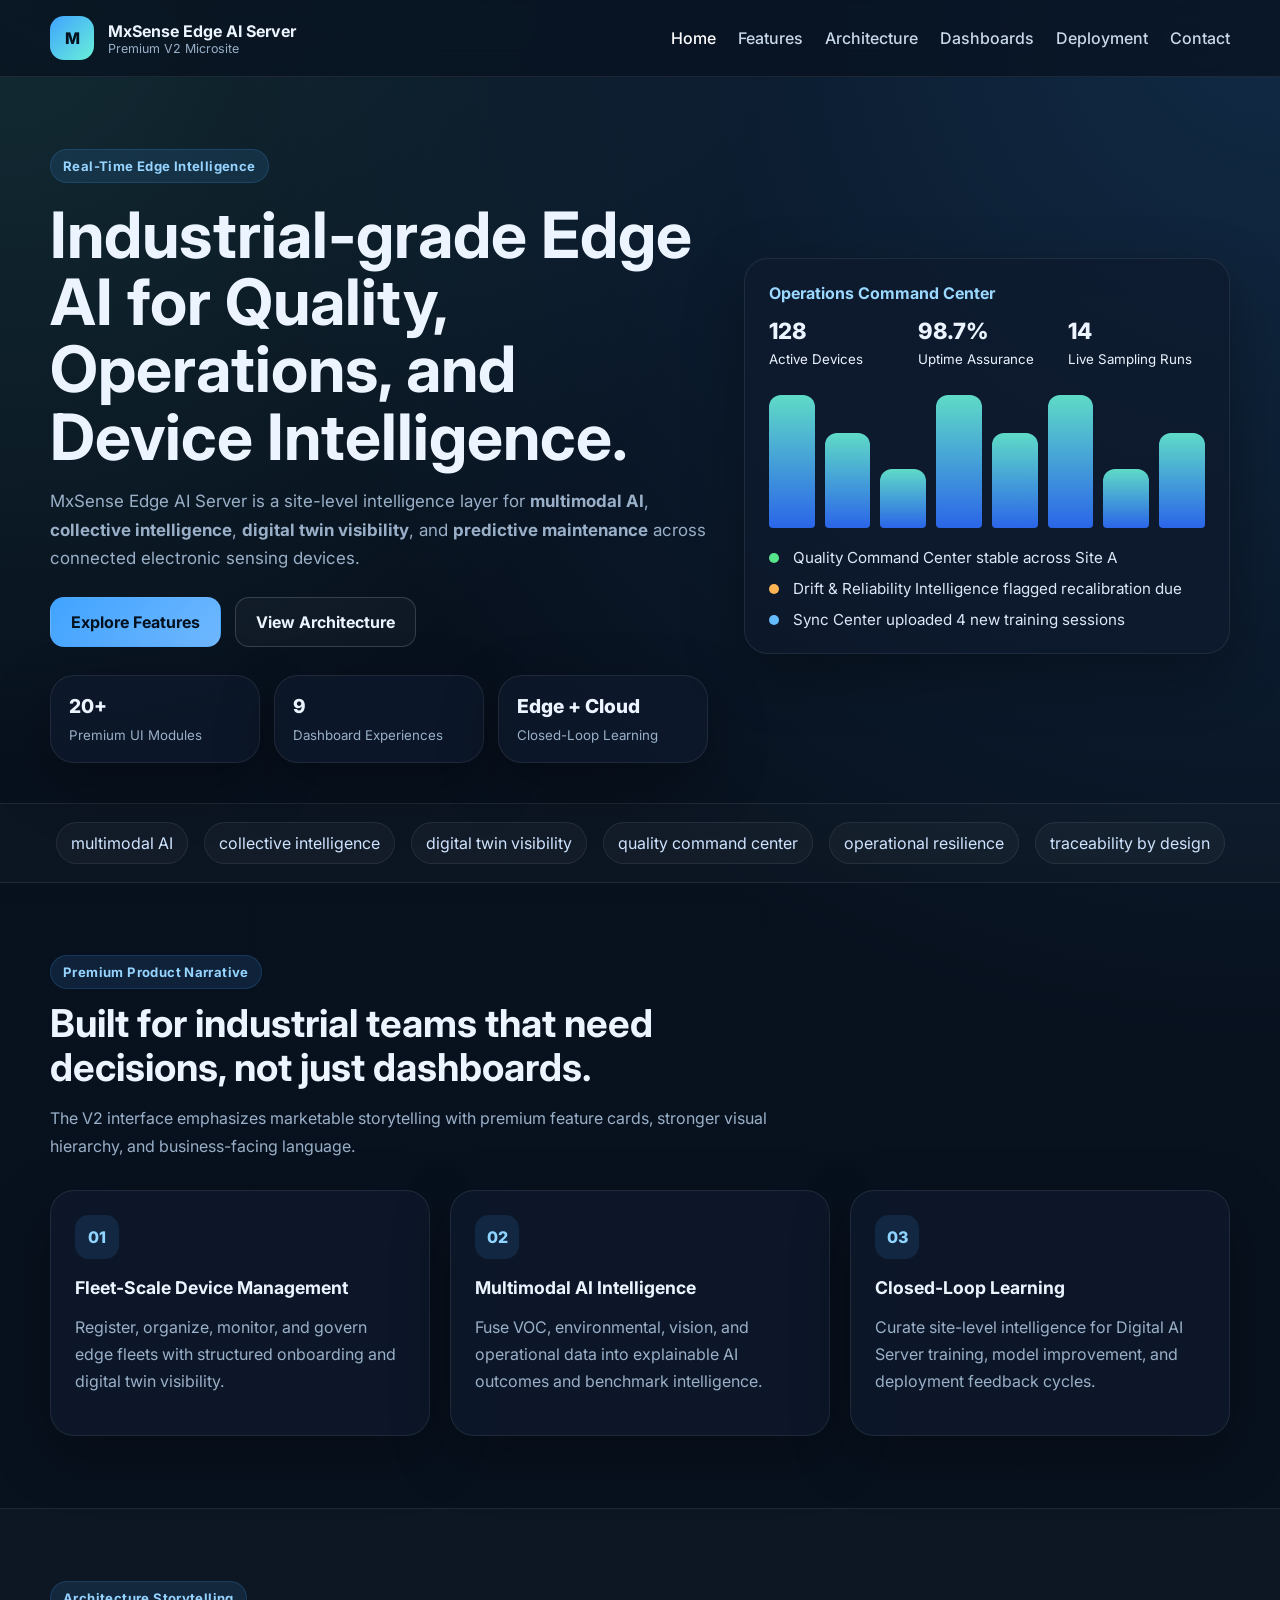
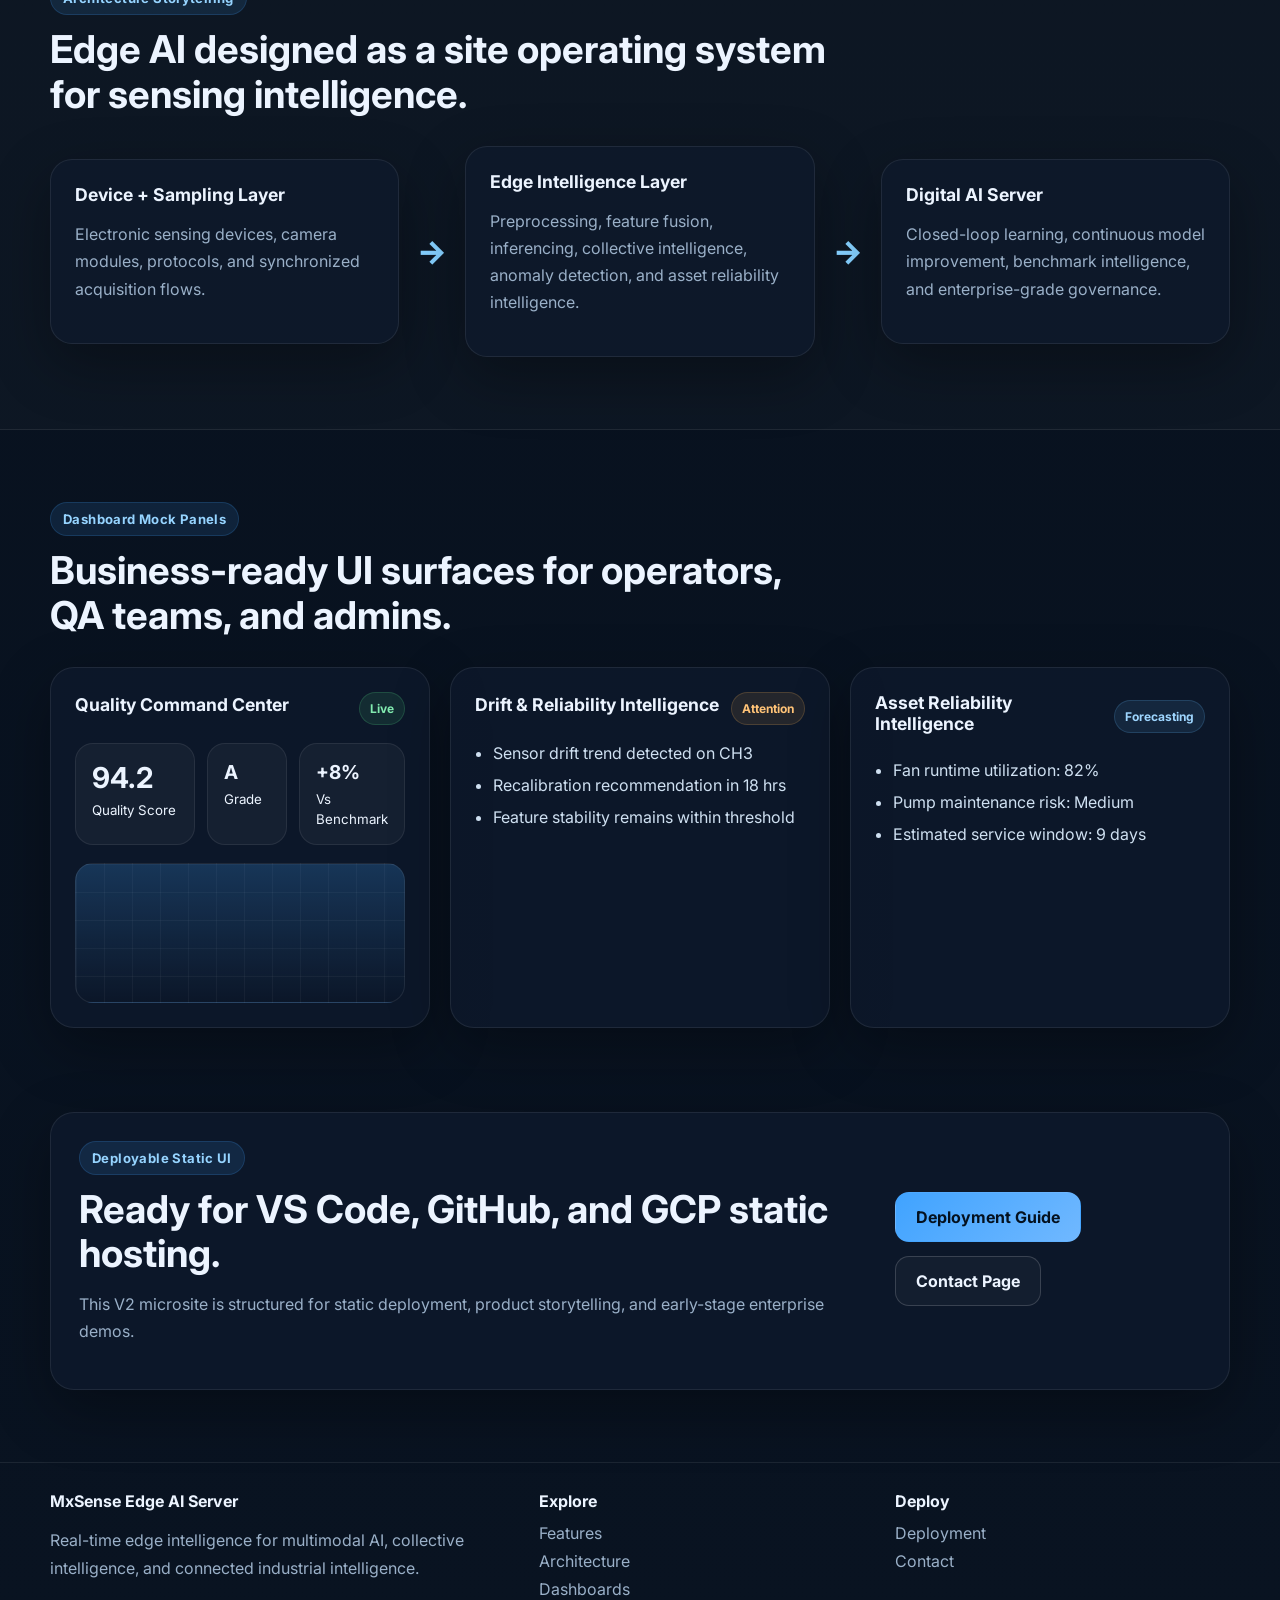
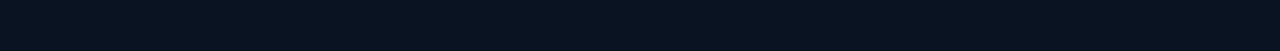
<file: index.html>
<!DOCTYPE html>
<html lang="en">
<head>
  <meta charset="UTF-8" />
  <meta name="viewport" content="width=device-width, initial-scale=1.0" />
  <title>MxSense Edge AI Server | Real-Time Edge Intelligence</title>
  <meta name="description" content="MxSense Edge AI Server premium microsite showcasing real-time edge intelligence, multimodal AI, collective intelligence, and connected industrial intelligence." />
  <link rel="preconnect" href="https://fonts.googleapis.com">
  <link rel="preconnect" href="https://fonts.gstatic.com" crossorigin>
  <link href="https://fonts.googleapis.com/css2?family=Inter:wght@400;500;600;700;800&display=swap" rel="stylesheet">
  <link rel="stylesheet" href="assets/css/styles.css" />
</head>
<body>
  <div class="site-shell">
    <header class="topbar">
      <div class="container nav-wrap">
        <a class="brand" href="index.html">
          <span class="brand-mark">M</span>
          <div>
            <div class="brand-title">MxSense Edge AI Server</div>
            <div class="brand-sub">Premium V2 Microsite</div>
          </div>
        </a>
        <button class="menu-toggle" aria-label="Toggle navigation">☰</button>
        <nav class="nav">
          <a href="index.html" class="active">Home</a>
          <a href="pages/features.html">Features</a>
          <a href="pages/architecture.html">Architecture</a>
          <a href="pages/dashboards.html">Dashboards</a>
          <a href="pages/deployment.html">Deployment</a>
          <a href="pages/contact.html">Contact</a>
        </nav>
      </div>
    </header>

    <main>
      <section class="hero hero-premium">
        <div class="container hero-grid">
          <div class="hero-copy reveal">
            <span class="eyebrow">Real-Time Edge Intelligence</span>
            <h1>Industrial-grade Edge AI for Quality, Operations, and Device Intelligence.</h1>
            <p>
              MxSense Edge AI Server is a site-level intelligence layer for <strong>multimodal AI</strong>,
              <strong>collective intelligence</strong>, <strong>digital twin visibility</strong>, and
              <strong>predictive maintenance</strong> across connected electronic sensing devices.
            </p>
            <div class="hero-actions">
              <a class="btn btn-primary" href="pages/features.html">Explore Features</a>
              <a class="btn btn-secondary" href="pages/architecture.html">View Architecture</a>
            </div>
            <div class="hero-metrics">
              <div class="metric-card">
                <span>20+</span>
                <small>Premium UI Modules</small>
              </div>
              <div class="metric-card">
                <span>9</span>
                <small>Dashboard Experiences</small>
              </div>
              <div class="metric-card">
                <span>Edge + Cloud</span>
                <small>Closed-Loop Learning</small>
              </div>
            </div>
          </div>
          <div class="hero-visual reveal delay-1">
            <div class="glass-panel hero-panel">
              <div class="panel-topline">Operations Command Center</div>
              <div class="panel-stats">
                <div>
                  <span class="stat-value">128</span>
                  <small>Active Devices</small>
                </div>
                <div>
                  <span class="stat-value">98.7%</span>
                  <small>Uptime Assurance</small>
                </div>
                <div>
                  <span class="stat-value">14</span>
                  <small>Live Sampling Runs</small>
                </div>
              </div>
              <div class="signal-grid">
                <div class="signal-bar tall"></div>
                <div class="signal-bar mid"></div>
                <div class="signal-bar short"></div>
                <div class="signal-bar tall"></div>
                <div class="signal-bar mid"></div>
                <div class="signal-bar tall"></div>
                <div class="signal-bar short"></div>
                <div class="signal-bar mid"></div>
              </div>
              <div class="insight-list">
                <div><span class="dot success"></span> Quality Command Center stable across Site A</div>
                <div><span class="dot warn"></span> Drift & Reliability Intelligence flagged recalibration due</div>
                <div><span class="dot info"></span> Sync Center uploaded 4 new training sessions</div>
              </div>
            </div>
          </div>
        </div>
      </section>

      <section class="section section-darkband">
        <div class="container keytone-strip reveal">
          <span>multimodal AI</span>
          <span>collective intelligence</span>
          <span>digital twin visibility</span>
          <span>quality command center</span>
          <span>operational resilience</span>
          <span>traceability by design</span>
        </div>
      </section>

      <section class="section">
        <div class="container">
          <div class="section-head reveal">
            <span class="eyebrow">Premium Product Narrative</span>
            <h2>Built for industrial teams that need decisions, not just dashboards.</h2>
            <p>The V2 interface emphasizes marketable storytelling with premium feature cards, stronger visual hierarchy, and business-facing language.</p>
          </div>
          <div class="feature-grid three-col">
            <article class="feature-card premium reveal">
              <div class="icon-chip">01</div>
              <h3>Fleet-Scale Device Management</h3>
              <p>Register, organize, monitor, and govern edge fleets with structured onboarding and digital twin visibility.</p>
            </article>
            <article class="feature-card premium reveal delay-1">
              <div class="icon-chip">02</div>
              <h3>Multimodal AI Intelligence</h3>
              <p>Fuse VOC, environmental, vision, and operational data into explainable AI outcomes and benchmark intelligence.</p>
            </article>
            <article class="feature-card premium reveal delay-2">
              <div class="icon-chip">03</div>
              <h3>Closed-Loop Learning</h3>
              <p>Curate site-level intelligence for Digital AI Server training, model improvement, and deployment feedback cycles.</p>
            </article>
          </div>
        </div>
      </section>

      <section class="section section-muted">
        <div class="container architecture-highlight">
          <div class="section-head reveal">
            <span class="eyebrow">Architecture Storytelling</span>
            <h2>Edge AI designed as a site operating system for sensing intelligence.</h2>
          </div>
          <div class="architecture-blocks reveal delay-1">
            <div class="arch-block">
              <h3>Device + Sampling Layer</h3>
              <p>Electronic sensing devices, camera modules, protocols, and synchronized acquisition flows.</p>
            </div>
            <div class="arch-arrow">→</div>
            <div class="arch-block">
              <h3>Edge Intelligence Layer</h3>
              <p>Preprocessing, feature fusion, inferencing, collective intelligence, anomaly detection, and asset reliability intelligence.</p>
            </div>
            <div class="arch-arrow">→</div>
            <div class="arch-block">
              <h3>Digital AI Server</h3>
              <p>Closed-loop learning, continuous model improvement, benchmark intelligence, and enterprise-grade governance.</p>
            </div>
          </div>
        </div>
      </section>

      <section class="section">
        <div class="container">
          <div class="section-head reveal">
            <span class="eyebrow">Dashboard Mock Panels</span>
            <h2>Business-ready UI surfaces for operators, QA teams, and admins.</h2>
          </div>
          <div class="dashboard-grid">
            <div class="mock-panel reveal">
              <div class="mock-head">
                <h3>Quality Command Center</h3>
                <span class="pill success">Live</span>
              </div>
              <div class="score-row">
                <div class="score-card large"><strong>94.2</strong><small>Quality Score</small></div>
                <div class="score-card"><strong>A</strong><small>Grade</small></div>
                <div class="score-card"><strong>+8%</strong><small>Vs Benchmark</small></div>
              </div>
              <div class="mini-chart"></div>
            </div>
            <div class="mock-panel reveal delay-1">
              <div class="mock-head">
                <h3>Drift & Reliability Intelligence</h3>
                <span class="pill warn">Attention</span>
              </div>
              <ul class="mock-list">
                <li>Sensor drift trend detected on CH3</li>
                <li>Recalibration recommendation in 18 hrs</li>
                <li>Feature stability remains within threshold</li>
              </ul>
            </div>
            <div class="mock-panel reveal delay-2">
              <div class="mock-head">
                <h3>Asset Reliability Intelligence</h3>
                <span class="pill info">Forecasting</span>
              </div>
              <ul class="mock-list">
                <li>Fan runtime utilization: 82%</li>
                <li>Pump maintenance risk: Medium</li>
                <li>Estimated service window: 9 days</li>
              </ul>
            </div>
          </div>
        </div>
      </section>

      <section class="section section-cta">
        <div class="container cta-box reveal">
          <div>
            <span class="eyebrow">Deployable Static UI</span>
            <h2>Ready for VS Code, GitHub, and GCP static hosting.</h2>
            <p>This V2 microsite is structured for static deployment, product storytelling, and early-stage enterprise demos.</p>
          </div>
          <div class="hero-actions">
            <a class="btn btn-primary" href="pages/deployment.html">Deployment Guide</a>
            <a class="btn btn-secondary" href="pages/contact.html">Contact Page</a>
          </div>
        </div>
      </section>
    </main>

    <footer class="footer">
      <div class="container footer-grid">
        <div>
          <h4>MxSense Edge AI Server</h4>
          <p>Real-time edge intelligence for multimodal AI, collective intelligence, and connected industrial intelligence.</p>
        </div>
        <div>
          <h4>Explore</h4>
          <a href="pages/features.html">Features</a>
          <a href="pages/architecture.html">Architecture</a>
          <a href="pages/dashboards.html">Dashboards</a>
        </div>
        <div>
          <h4>Deploy</h4>
          <a href="pages/deployment.html">Deployment</a>
          <a href="pages/contact.html">Contact</a>
        </div>
      </div>
    </footer>
  </div>
  <script src="assets/js/app.js"></script>
</body>
</html>
</file>
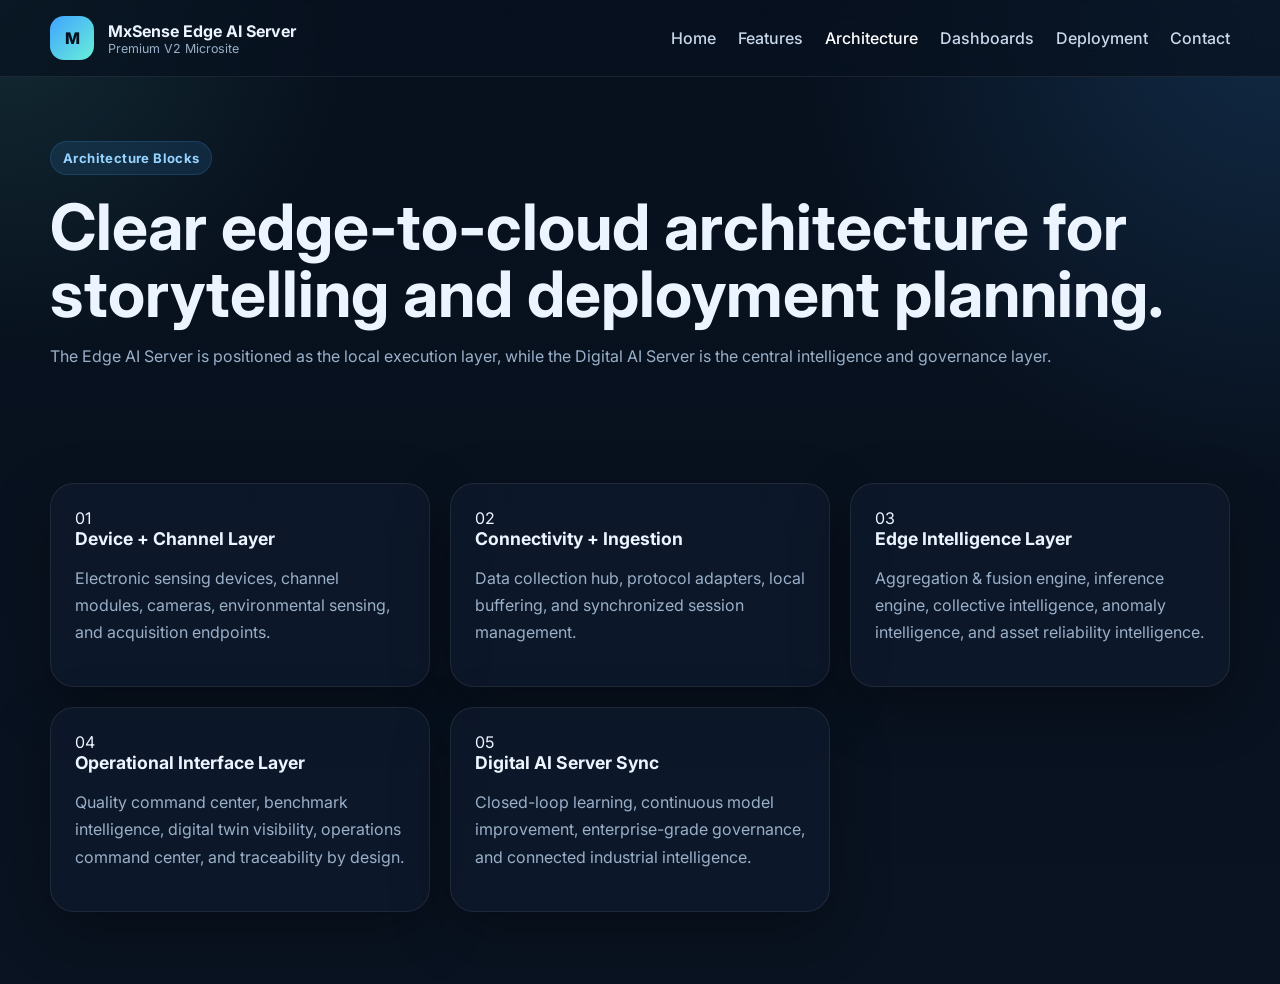
<file: pages/architecture.html>
<!DOCTYPE html>
<html lang="en">
<head>
  <meta charset="UTF-8" />
  <meta name="viewport" content="width=device-width, initial-scale=1.0" />
  <title>Architecture | MxSense Edge AI Server</title>
  <link rel="preconnect" href="https://fonts.googleapis.com">
  <link rel="preconnect" href="https://fonts.gstatic.com" crossorigin>
  <link href="https://fonts.googleapis.com/css2?family=Inter:wght@400;500;600;700;800&display=swap" rel="stylesheet">
  <link rel="stylesheet" href="../assets/css/styles.css" />
</head>
<body>
  <header class="topbar"><div class="container nav-wrap"><a class="brand" href="../index.html"><span class="brand-mark">M</span><div><div class="brand-title">MxSense Edge AI Server</div><div class="brand-sub">Premium V2 Microsite</div></div></a><button class="menu-toggle" aria-label="Toggle navigation">☰</button><nav class="nav"><a href="../index.html">Home</a><a href="features.html">Features</a><a href="architecture.html" class="active">Architecture</a><a href="dashboards.html">Dashboards</a><a href="deployment.html">Deployment</a><a href="contact.html">Contact</a></nav></div></header>
  <main>
    <section class="page-hero"><div class="container reveal"><span class="eyebrow">Architecture Blocks</span><h1>Clear edge-to-cloud architecture for storytelling and deployment planning.</h1><p>The Edge AI Server is positioned as the local execution layer, while the Digital AI Server is the central intelligence and governance layer.</p></div></section>
    <section class="section"><div class="container layered-architecture">
      <div class="layer-card reveal"><span>01</span><h3>Device + Channel Layer</h3><p>Electronic sensing devices, channel modules, cameras, environmental sensing, and acquisition endpoints.</p></div>
      <div class="layer-card reveal delay-1"><span>02</span><h3>Connectivity + Ingestion</h3><p>Data collection hub, protocol adapters, local buffering, and synchronized session management.</p></div>
      <div class="layer-card reveal delay-2"><span>03</span><h3>Edge Intelligence Layer</h3><p>Aggregation & fusion engine, inference engine, collective intelligence, anomaly intelligence, and asset reliability intelligence.</p></div>
      <div class="layer-card reveal"><span>04</span><h3>Operational Interface Layer</h3><p>Quality command center, benchmark intelligence, digital twin visibility, operations command center, and traceability by design.</p></div>
      <div class="layer-card reveal delay-1"><span>05</span><h3>Digital AI Server Sync</h3><p>Closed-loop learning, continuous model improvement, enterprise-grade governance, and connected industrial intelligence.</p></div>
    </div></section>
  </main>
  <script src="../assets/js/app.js"></script>
</body>
</html>
</file>
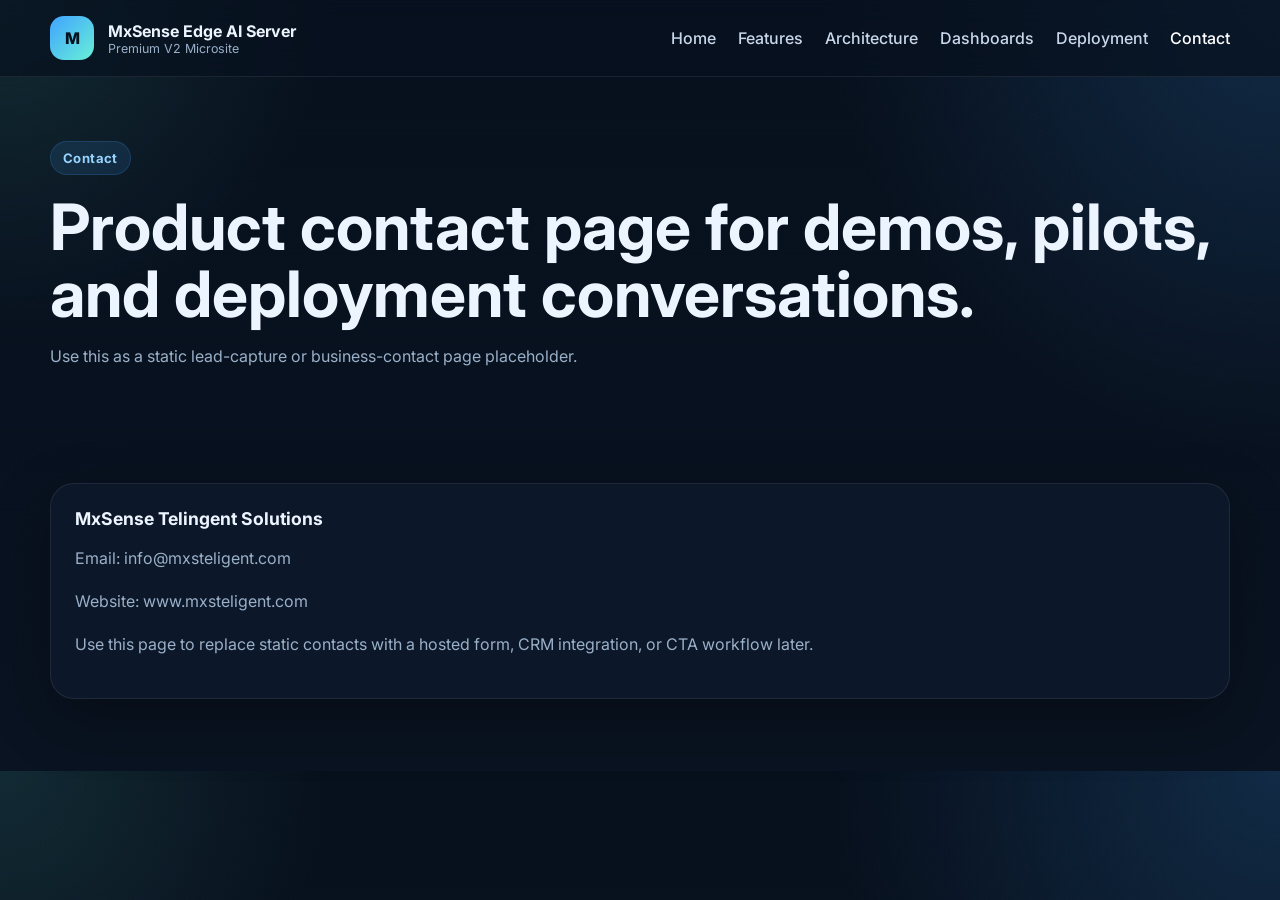
<file: pages/contact.html>
<!DOCTYPE html>
<html lang="en">
<head>
  <meta charset="UTF-8" />
  <meta name="viewport" content="width=device-width, initial-scale=1.0" />
  <title>Contact | MxSense Edge AI Server</title>
  <link rel="preconnect" href="https://fonts.googleapis.com">
  <link rel="preconnect" href="https://fonts.gstatic.com" crossorigin>
  <link href="https://fonts.googleapis.com/css2?family=Inter:wght@400;500;600;700;800&display=swap" rel="stylesheet">
  <link rel="stylesheet" href="../assets/css/styles.css" />
</head>
<body>
  <header class="topbar"><div class="container nav-wrap"><a class="brand" href="../index.html"><span class="brand-mark">M</span><div><div class="brand-title">MxSense Edge AI Server</div><div class="brand-sub">Premium V2 Microsite</div></div></a><button class="menu-toggle" aria-label="Toggle navigation">☰</button><nav class="nav"><a href="../index.html">Home</a><a href="features.html">Features</a><a href="architecture.html">Architecture</a><a href="dashboards.html">Dashboards</a><a href="deployment.html">Deployment</a><a href="contact.html" class="active">Contact</a></nav></div></header>
  <main>
    <section class="page-hero"><div class="container reveal"><span class="eyebrow">Contact</span><h1>Product contact page for demos, pilots, and deployment conversations.</h1><p>Use this as a static lead-capture or business-contact page placeholder.</p></div></section>
    <section class="section"><div class="container contact-card reveal">
      <h3>MxSense Telingent Solutions</h3>
      <p>Email: info@mxsteligent.com</p>
      <p>Website: www.mxsteligent.com</p>
      <p>Use this page to replace static contacts with a hosted form, CRM integration, or CTA workflow later.</p>
    </div></section>
  </main>
  <script src="../assets/js/app.js"></script>
</body>
</html>
</file>
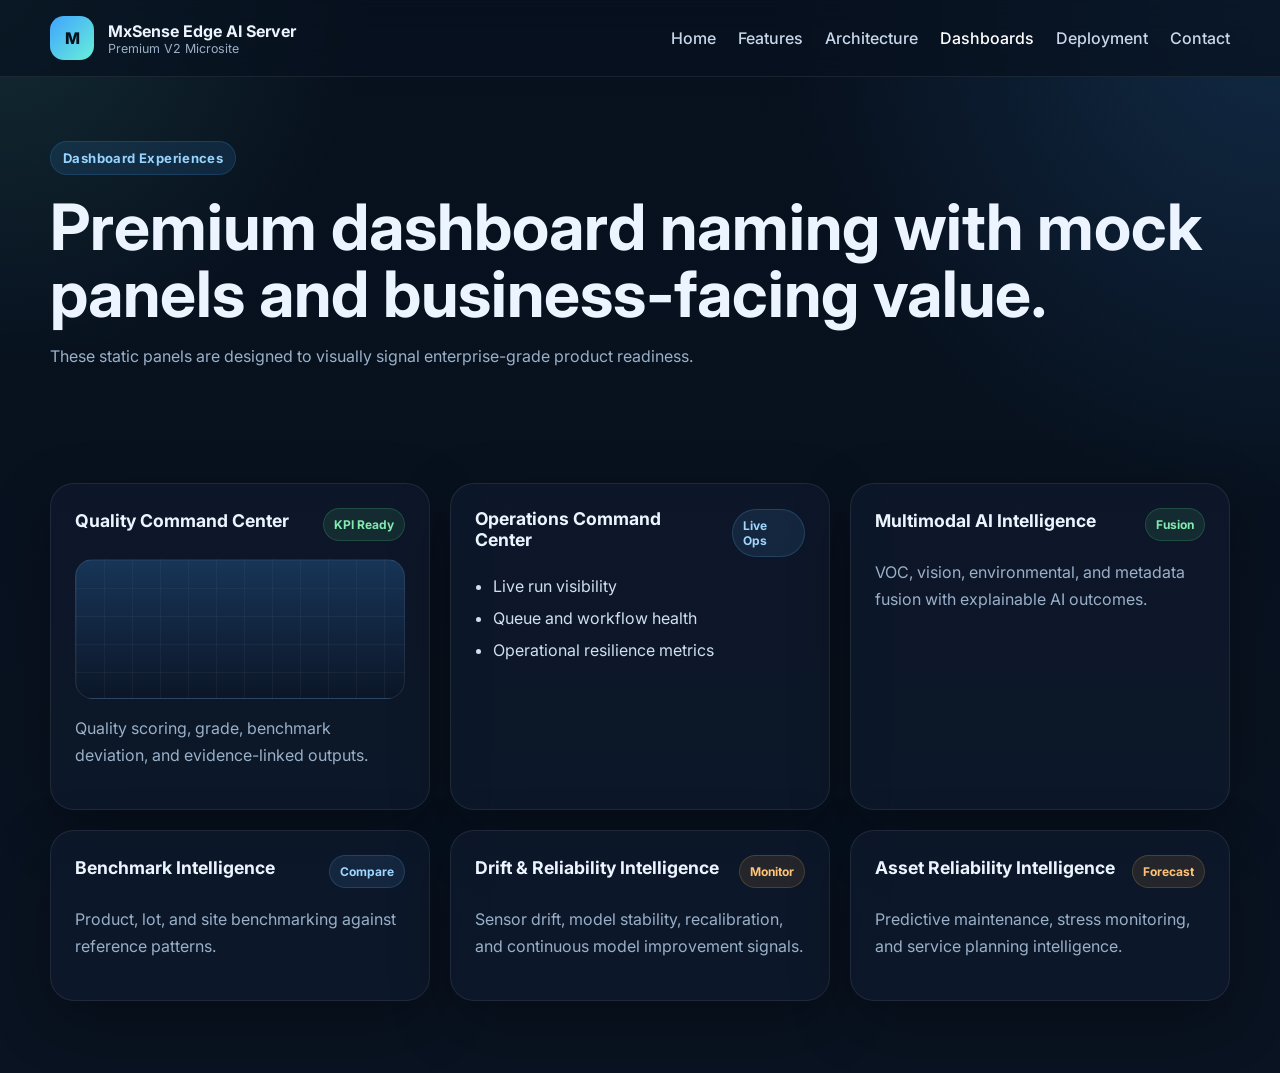
<file: pages/dashboards.html>
<!DOCTYPE html>
<html lang="en">
<head>
  <meta charset="UTF-8" />
  <meta name="viewport" content="width=device-width, initial-scale=1.0" />
  <title>Dashboards | MxSense Edge AI Server</title>
  <link rel="preconnect" href="https://fonts.googleapis.com">
  <link rel="preconnect" href="https://fonts.gstatic.com" crossorigin>
  <link href="https://fonts.googleapis.com/css2?family=Inter:wght@400;500;600;700;800&display=swap" rel="stylesheet">
  <link rel="stylesheet" href="../assets/css/styles.css" />
</head>
<body>
  <header class="topbar"><div class="container nav-wrap"><a class="brand" href="../index.html"><span class="brand-mark">M</span><div><div class="brand-title">MxSense Edge AI Server</div><div class="brand-sub">Premium V2 Microsite</div></div></a><button class="menu-toggle" aria-label="Toggle navigation">☰</button><nav class="nav"><a href="../index.html">Home</a><a href="features.html">Features</a><a href="architecture.html">Architecture</a><a href="dashboards.html" class="active">Dashboards</a><a href="deployment.html">Deployment</a><a href="contact.html">Contact</a></nav></div></header>
  <main>
    <section class="page-hero"><div class="container reveal"><span class="eyebrow">Dashboard Experiences</span><h1>Premium dashboard naming with mock panels and business-facing value.</h1><p>These static panels are designed to visually signal enterprise-grade product readiness.</p></div></section>
    <section class="section"><div class="container dashboard-grid extended">
      <div class="mock-panel reveal"><div class="mock-head"><h3>Quality Command Center</h3><span class="pill success">KPI Ready</span></div><div class="mini-chart"></div><p>Quality scoring, grade, benchmark deviation, and evidence-linked outputs.</p></div>
      <div class="mock-panel reveal delay-1"><div class="mock-head"><h3>Operations Command Center</h3><span class="pill info">Live Ops</span></div><ul class="mock-list"><li>Live run visibility</li><li>Queue and workflow health</li><li>Operational resilience metrics</li></ul></div>
      <div class="mock-panel reveal delay-2"><div class="mock-head"><h3>Multimodal AI Intelligence</h3><span class="pill success">Fusion</span></div><p>VOC, vision, environmental, and metadata fusion with explainable AI outcomes.</p></div>
      <div class="mock-panel reveal"><div class="mock-head"><h3>Benchmark Intelligence</h3><span class="pill info">Compare</span></div><p>Product, lot, and site benchmarking against reference patterns.</p></div>
      <div class="mock-panel reveal delay-1"><div class="mock-head"><h3>Drift & Reliability Intelligence</h3><span class="pill warn">Monitor</span></div><p>Sensor drift, model stability, recalibration, and continuous model improvement signals.</p></div>
      <div class="mock-panel reveal delay-2"><div class="mock-head"><h3>Asset Reliability Intelligence</h3><span class="pill warn">Forecast</span></div><p>Predictive maintenance, stress monitoring, and service planning intelligence.</p></div>
    </div></section>
  </main>
  <script src="../assets/js/app.js"></script>
</body>
</html>
</file>
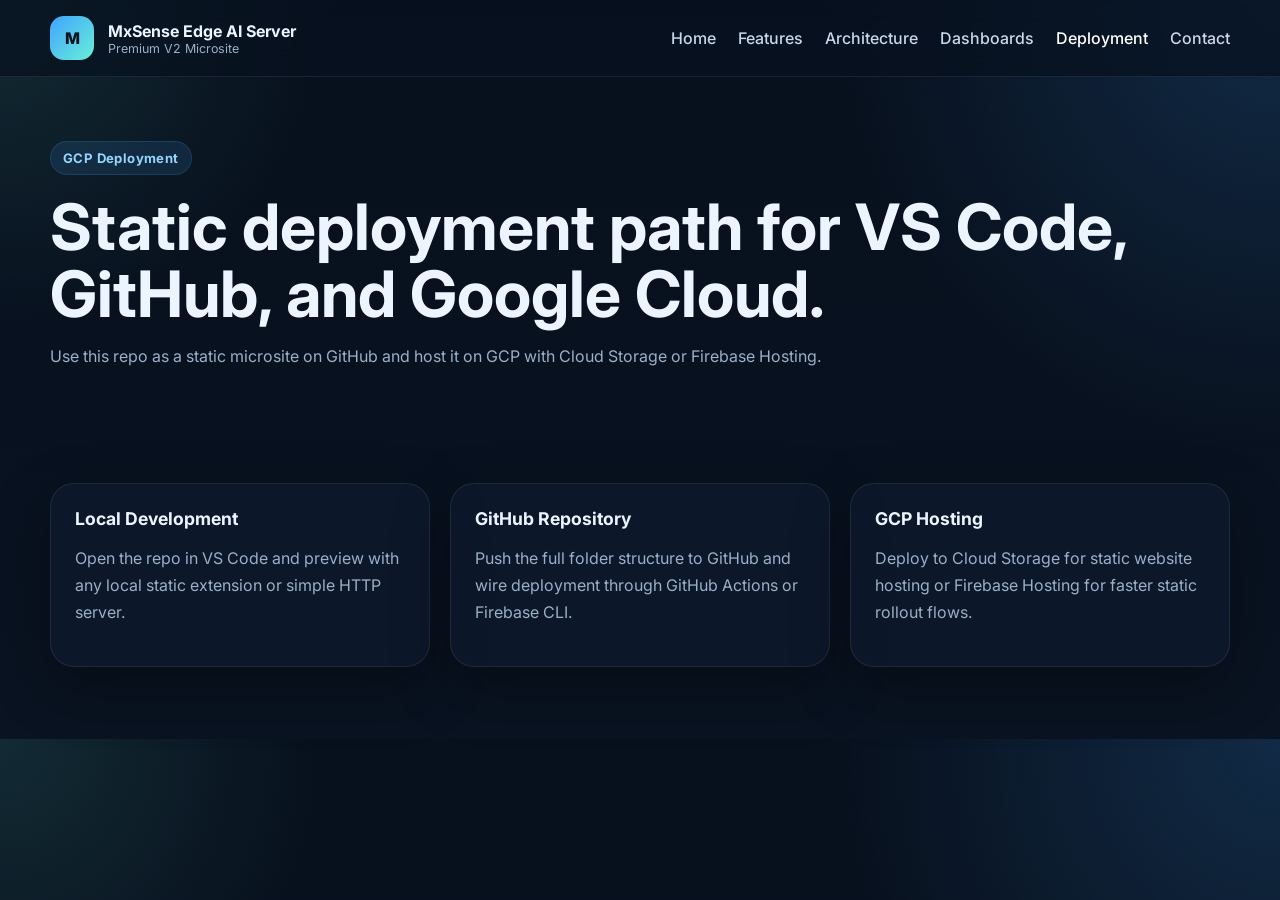
<file: pages/deployment.html>
<!DOCTYPE html>
<html lang="en">
<head>
  <meta charset="UTF-8" />
  <meta name="viewport" content="width=device-width, initial-scale=1.0" />
  <title>Deployment | MxSense Edge AI Server</title>
  <link rel="preconnect" href="https://fonts.googleapis.com">
  <link rel="preconnect" href="https://fonts.gstatic.com" crossorigin>
  <link href="https://fonts.googleapis.com/css2?family=Inter:wght@400;500;600;700;800&display=swap" rel="stylesheet">
  <link rel="stylesheet" href="../assets/css/styles.css" />
</head>
<body>
  <header class="topbar"><div class="container nav-wrap"><a class="brand" href="../index.html"><span class="brand-mark">M</span><div><div class="brand-title">MxSense Edge AI Server</div><div class="brand-sub">Premium V2 Microsite</div></div></a><button class="menu-toggle" aria-label="Toggle navigation">☰</button><nav class="nav"><a href="../index.html">Home</a><a href="features.html">Features</a><a href="architecture.html">Architecture</a><a href="dashboards.html">Dashboards</a><a href="deployment.html" class="active">Deployment</a><a href="contact.html">Contact</a></nav></div></header>
  <main>
    <section class="page-hero"><div class="container reveal"><span class="eyebrow">GCP Deployment</span><h1>Static deployment path for VS Code, GitHub, and Google Cloud.</h1><p>Use this repo as a static microsite on GitHub and host it on GCP with Cloud Storage or Firebase Hosting.</p></div></section>
    <section class="section"><div class="container deploy-grid">
      <div class="stack-card reveal"><h3>Local Development</h3><p>Open the repo in VS Code and preview with any local static extension or simple HTTP server.</p></div>
      <div class="stack-card reveal delay-1"><h3>GitHub Repository</h3><p>Push the full folder structure to GitHub and wire deployment through GitHub Actions or Firebase CLI.</p></div>
      <div class="stack-card reveal delay-2"><h3>GCP Hosting</h3><p>Deploy to Cloud Storage for static website hosting or Firebase Hosting for faster static rollout flows.</p></div>
    </div></section>
  </main>
  <script src="../assets/js/app.js"></script>
</body>
</html>
</file>
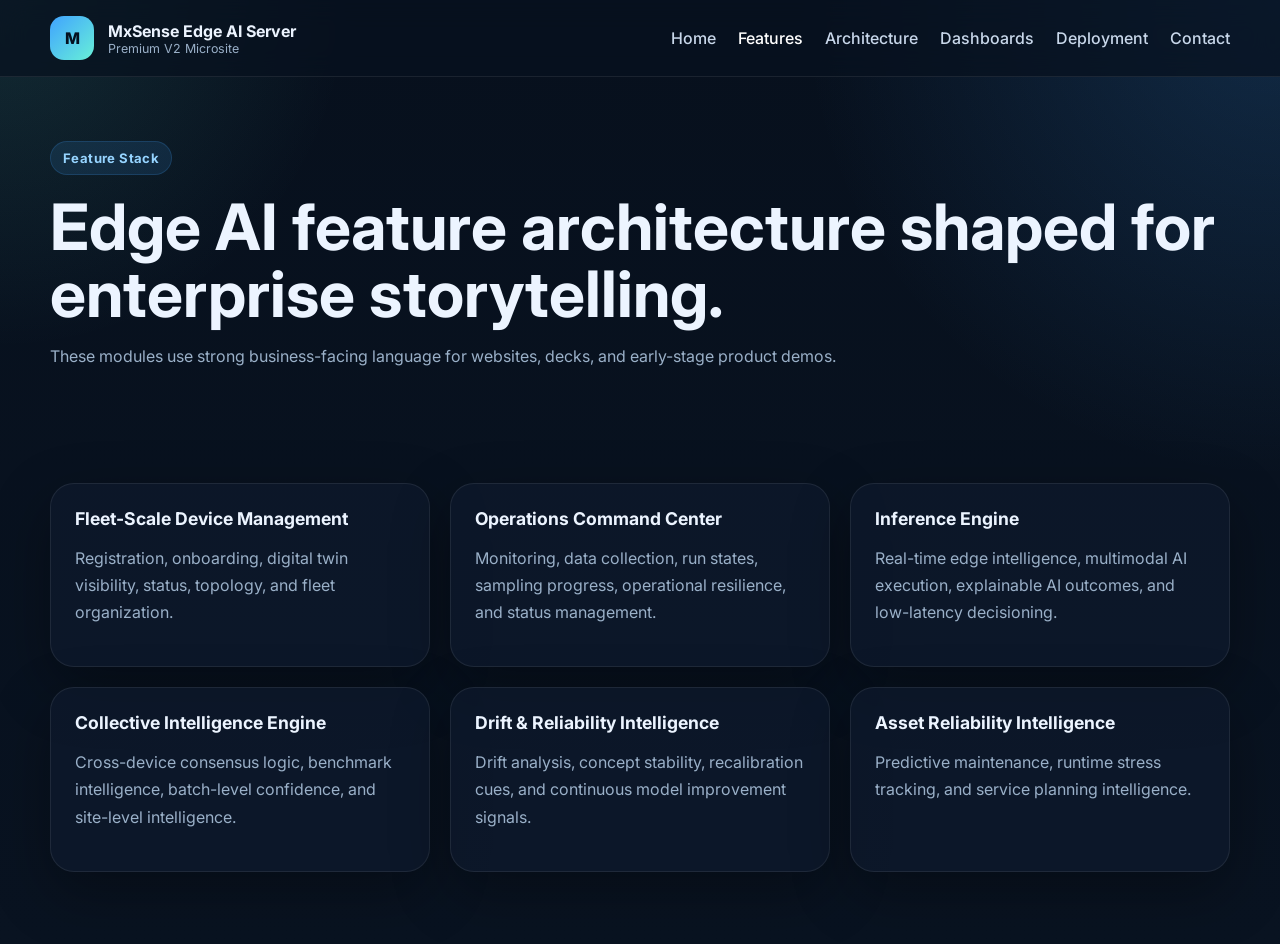
<file: pages/features.html>
<!DOCTYPE html>
<html lang="en">
<head>
  <meta charset="UTF-8" />
  <meta name="viewport" content="width=device-width, initial-scale=1.0" />
  <title>Features | MxSense Edge AI Server</title>
  <link rel="preconnect" href="https://fonts.googleapis.com">
  <link rel="preconnect" href="https://fonts.gstatic.com" crossorigin>
  <link href="https://fonts.googleapis.com/css2?family=Inter:wght@400;500;600;700;800&display=swap" rel="stylesheet">
  <link rel="stylesheet" href="../assets/css/styles.css" />
</head>
<body>
  <header class="topbar">
    <div class="container nav-wrap">
      <a class="brand" href="../index.html"><span class="brand-mark">M</span><div><div class="brand-title">MxSense Edge AI Server</div><div class="brand-sub">Premium V2 Microsite</div></div></a>
      <button class="menu-toggle" aria-label="Toggle navigation">☰</button>
      <nav class="nav">
        <a href="../index.html">Home</a>
        <a href="features.html" class="active">Features</a>
        <a href="architecture.html">Architecture</a>
        <a href="dashboards.html">Dashboards</a>
        <a href="deployment.html">Deployment</a>
        <a href="contact.html">Contact</a>
      </nav>
    </div>
  </header>
  <main>
    <section class="page-hero">
      <div class="container reveal">
        <span class="eyebrow">Feature Stack</span>
        <h1>Edge AI feature architecture shaped for enterprise storytelling.</h1>
        <p>These modules use strong business-facing language for websites, decks, and early-stage product demos.</p>
      </div>
    </section>
    <section class="section">
      <div class="container feature-stack-grid">
        <article class="stack-card reveal"><h3>Fleet-Scale Device Management</h3><p>Registration, onboarding, digital twin visibility, status, topology, and fleet organization.</p></article>
        <article class="stack-card reveal delay-1"><h3>Operations Command Center</h3><p>Monitoring, data collection, run states, sampling progress, operational resilience, and status management.</p></article>
        <article class="stack-card reveal delay-2"><h3>Inference Engine</h3><p>Real-time edge intelligence, multimodal AI execution, explainable AI outcomes, and low-latency decisioning.</p></article>
        <article class="stack-card reveal"><h3>Collective Intelligence Engine</h3><p>Cross-device consensus logic, benchmark intelligence, batch-level confidence, and site-level intelligence.</p></article>
        <article class="stack-card reveal delay-1"><h3>Drift & Reliability Intelligence</h3><p>Drift analysis, concept stability, recalibration cues, and continuous model improvement signals.</p></article>
        <article class="stack-card reveal delay-2"><h3>Asset Reliability Intelligence</h3><p>Predictive maintenance, runtime stress tracking, and service planning intelligence.</p></article>
      </div>
    </section>
  </main>
  <script src="../assets/js/app.js"></script>
</body>
</html>
</file>
<file: assets/css/styles.css>
:root {
  --bg: #08111f;
  --panel: rgba(14, 26, 45, 0.72);
  --panel-solid: #0f1d33;
  --muted: #9ab0c8;
  --text: #ecf4ff;
  --primary: #40a3ff;
  --accent: #68f0d8;
  --line: rgba(255,255,255,0.08);
  --shadow: 0 20px 60px rgba(0,0,0,0.32);
}
* { box-sizing: border-box; }
html { scroll-behavior: smooth; }
body {
  margin: 0;
  font-family: 'Inter', sans-serif;
  background:
    radial-gradient(circle at top right, rgba(64,163,255,0.18), transparent 30%),
    radial-gradient(circle at top left, rgba(104,240,216,0.12), transparent 22%),
    linear-gradient(180deg, #07101d 0%, #091321 100%);
  color: var(--text);
}
a { color: inherit; text-decoration: none; }
.container { width: min(1180px, calc(100% - 32px)); margin: 0 auto; }
.topbar {
  position: sticky; top: 0; z-index: 20;
  backdrop-filter: blur(14px);
  background: rgba(8,17,31,0.72);
  border-bottom: 1px solid var(--line);
}
.nav-wrap { display: flex; align-items: center; justify-content: space-between; min-height: 76px; gap: 20px; }
.brand { display: flex; align-items: center; gap: 14px; }
.brand-mark {
  width: 44px; height: 44px; display: grid; place-items: center; border-radius: 14px;
  background: linear-gradient(135deg, var(--primary), var(--accent)); color: #04111f; font-weight: 800;
}
.brand-title { font-size: 1rem; font-weight: 700; }
.brand-sub { font-size: 0.78rem; color: var(--muted); }
.nav { display: flex; align-items: center; gap: 22px; }
.nav a { color: #c8d7ea; font-weight: 500; }
.nav a.active, .nav a:hover { color: white; }
.menu-toggle { display:none; background:none; border:none; color:white; font-size:1.4rem; }
.hero { padding: 72px 0 40px; }
.hero-grid { display:grid; grid-template-columns: 1.15fr 0.85fr; gap: 36px; align-items:center; }
.eyebrow {
  display:inline-block; padding: 8px 12px; border-radius: 999px;
  background: rgba(64,163,255,0.12); color: #96d4ff; border:1px solid rgba(64,163,255,0.18);
  font-size: 0.82rem; font-weight: 700; letter-spacing: 0.03em;
}
h1 { font-size: clamp(2.3rem, 5vw, 4.5rem); line-height: 1.05; margin: 18px 0 16px; }
h2 { font-size: clamp(1.8rem, 3vw, 2.8rem); line-height: 1.15; margin: 12px 0; }
h3 { font-size: 1.1rem; margin: 0 0 8px; }
p { color: var(--muted); line-height: 1.7; }
.hero-copy p { font-size: 1.06rem; max-width: 700px; }
.hero-actions { display:flex; gap:14px; flex-wrap:wrap; margin: 24px 0 28px; }
.btn {
  padding: 14px 20px; border-radius: 14px; font-weight: 700; display:inline-flex; align-items:center; justify-content:center;
  border: 1px solid transparent; transition: 0.25s ease;
}
.btn-primary { background: linear-gradient(135deg, var(--primary), #70b8ff); color:#04111f; }
.btn-secondary { border-color: rgba(255,255,255,0.16); background: rgba(255,255,255,0.03); }
.btn:hover { transform: translateY(-2px); }
.hero-metrics { display:grid; grid-template-columns: repeat(3, 1fr); gap: 14px; }
.metric-card, .glass-panel, .feature-card, .mock-panel, .stack-card, .layer-card, .contact-card, .cta-box {
  background: var(--panel);
  border: 1px solid var(--line);
  box-shadow: var(--shadow);
  border-radius: 24px;
}
.metric-card { padding:18px; }
.metric-card span { display:block; font-size:1.2rem; font-weight:800; margin-bottom:6px; }
.metric-card small { color: var(--muted); }
.hero-panel { padding: 24px; }
.panel-topline { color:#9ad8ff; font-weight:700; margin-bottom: 14px; }
.panel-stats { display:grid; grid-template-columns:repeat(3,1fr); gap:12px; margin-bottom:18px; }
.stat-value { font-size:1.4rem; font-weight:800; display:block; margin-bottom:4px; }
.signal-grid { height: 140px; display:flex; align-items:flex-end; gap:10px; margin: 20px 0; }
.signal-bar { flex:1; border-radius:12px 12px 4px 4px; background: linear-gradient(180deg, #68f0d8, #2e6efd); opacity:0.9; }
.signal-bar.tall { height: 95%; } .signal-bar.mid { height: 68%; } .signal-bar.short { height: 42%; }
.insight-list { display:grid; gap:12px; color:#dce8f7; font-size:0.95rem; }
.dot { width:10px; height:10px; display:inline-block; border-radius:50%; margin-right:10px; }
.success { background:#58e48a; } .warn { background:#ffb454; } .info { background:#64bcff; }
.section { padding: 72px 0; }
.section-muted { background: rgba(255,255,255,0.02); border-top:1px solid var(--line); border-bottom:1px solid var(--line); }
.section-darkband { padding: 18px 0; border-top:1px solid var(--line); border-bottom:1px solid var(--line); background: rgba(255,255,255,0.015); }
.keytone-strip { display:flex; gap:16px; flex-wrap:wrap; justify-content:center; }
.keytone-strip span { padding: 10px 14px; border:1px solid var(--line); border-radius:999px; color:#cfe4ff; background:rgba(255,255,255,0.03); }
.section-head { max-width: 780px; margin-bottom: 30px; }
.feature-grid.three-col, .dashboard-grid, .feature-stack-grid, .deploy-grid, .layered-architecture {
  display:grid; grid-template-columns: repeat(3, 1fr); gap: 20px;
}
.feature-card, .stack-card, .layer-card, .contact-card { padding: 24px; }
.feature-card.premium:hover, .stack-card:hover, .layer-card:hover, .mock-panel:hover { transform: translateY(-4px); }
.icon-chip {
  width: 44px; height: 44px; border-radius: 14px; display:grid; place-items:center;
  background: rgba(64,163,255,0.12); color: #8fd5ff; font-weight: 800; margin-bottom: 18px;
}
.architecture-blocks { display:grid; grid-template-columns: 1fr auto 1fr auto 1fr; gap: 18px; align-items:center; }
.arch-block { padding:24px; border-radius:22px; background: var(--panel); border:1px solid var(--line); box-shadow: var(--shadow); }
.arch-arrow { color:#85d0ff; font-size:2rem; font-weight:800; text-align:center; }
.mock-panel { padding:24px; }
.mock-head { display:flex; align-items:center; justify-content:space-between; gap:12px; margin-bottom: 18px; }
.pill { padding:8px 10px; border-radius:999px; font-size:0.75rem; font-weight:700; border:1px solid transparent; }
.pill.success { background: rgba(88,228,138,0.1); color:#82ebb0; border-color: rgba(88,228,138,0.18); }
.pill.warn { background: rgba(255,180,84,0.1); color:#ffc377; border-color: rgba(255,180,84,0.18); }
.pill.info { background: rgba(100,188,255,0.1); color:#9ed6ff; border-color: rgba(100,188,255,0.18); }
.score-row { display:grid; grid-template-columns: 1.5fr 1fr 1fr; gap: 12px; margin-bottom: 18px; }
.score-card { padding:16px; border-radius:18px; background: rgba(255,255,255,0.04); border:1px solid var(--line); }
.score-card strong { display:block; font-size:1.2rem; margin-bottom:4px; }
.score-card.large strong { font-size:1.8rem; }
.mini-chart {
  height: 140px; border-radius: 18px; border:1px solid var(--line);
  background:
    linear-gradient(180deg, rgba(64,163,255,0.22), transparent),
    linear-gradient(90deg, rgba(255,255,255,0.04) 1px, transparent 1px),
    linear-gradient(180deg, rgba(255,255,255,0.04) 1px, transparent 1px);
  background-size: auto, 28px 28px, 28px 28px;
}
.mock-list { margin:0; padding-left: 18px; color: #cfe0f1; display:grid; gap:12px; }
.section-cta { padding-top: 12px; }
.cta-box { padding: 28px; display:flex; align-items:center; justify-content:space-between; gap: 20px; }
.footer { border-top:1px solid var(--line); padding: 28px 0 44px; }
.footer-grid { display:grid; grid-template-columns: 1.4fr 1fr 1fr; gap: 20px; }
.footer h4 { margin:0 0 12px; }
.footer a { display:block; color: var(--muted); margin:8px 0; }
.page-hero { padding: 64px 0 24px; }
.reveal { opacity: 0; transform: translateY(18px); transition: 0.7s ease; }
.reveal.visible { opacity: 1; transform: translateY(0); }
.delay-1 { transition-delay: 0.1s; } .delay-2 { transition-delay: 0.2s; }
@media (max-width: 980px) {
  .hero-grid, .feature-grid.three-col, .dashboard-grid, .feature-stack-grid, .deploy-grid, .layered-architecture, .footer-grid { grid-template-columns: 1fr; }
  .architecture-blocks { grid-template-columns: 1fr; }
  .arch-arrow { transform: rotate(90deg); }
  .hero-metrics, .panel-stats, .score-row { grid-template-columns: 1fr; }
  .cta-box { flex-direction: column; align-items: flex-start; }
}
@media (max-width: 760px) {
  .menu-toggle { display:block; }
  .nav {
    display:none; position:absolute; top:76px; left:16px; right:16px; flex-direction:column; align-items:flex-start;
    padding:18px; background:#0b1628; border:1px solid var(--line); border-radius:18px;
  }
  .nav.open { display:flex; }
}
</file>
